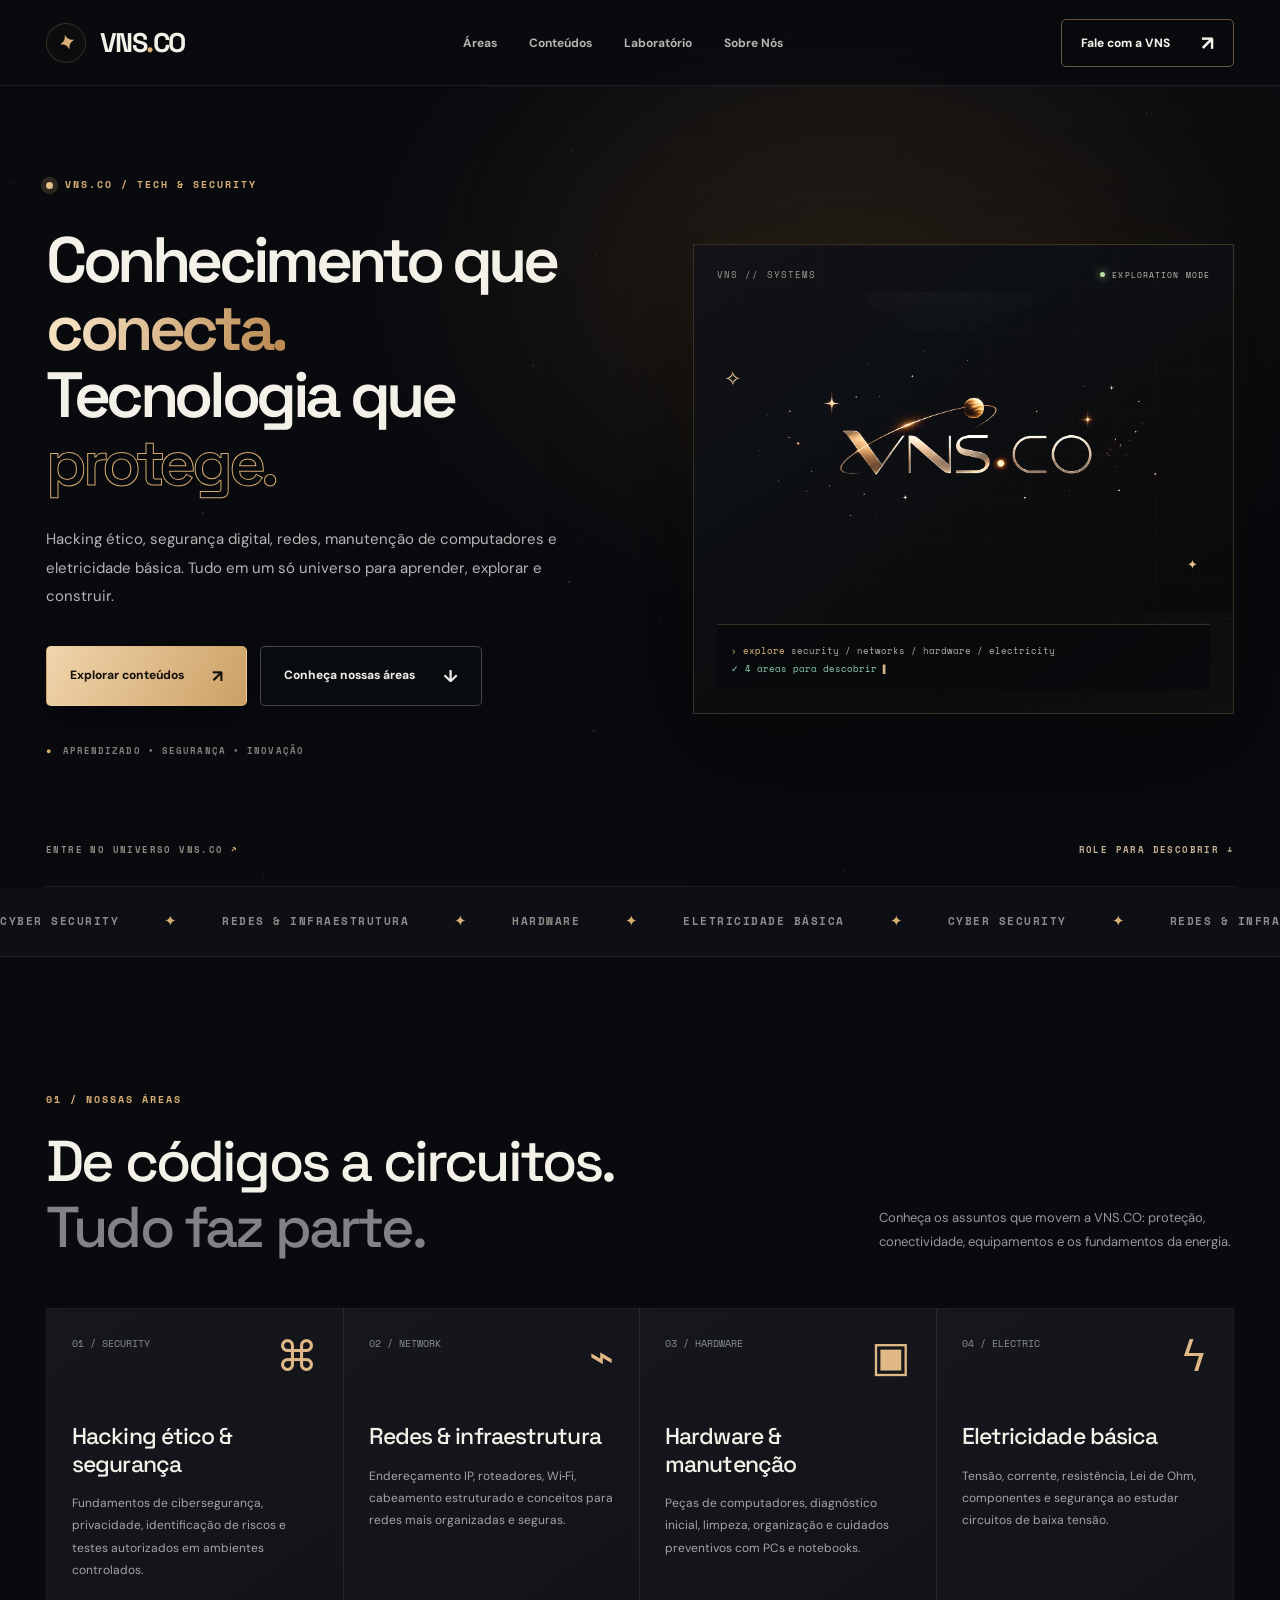
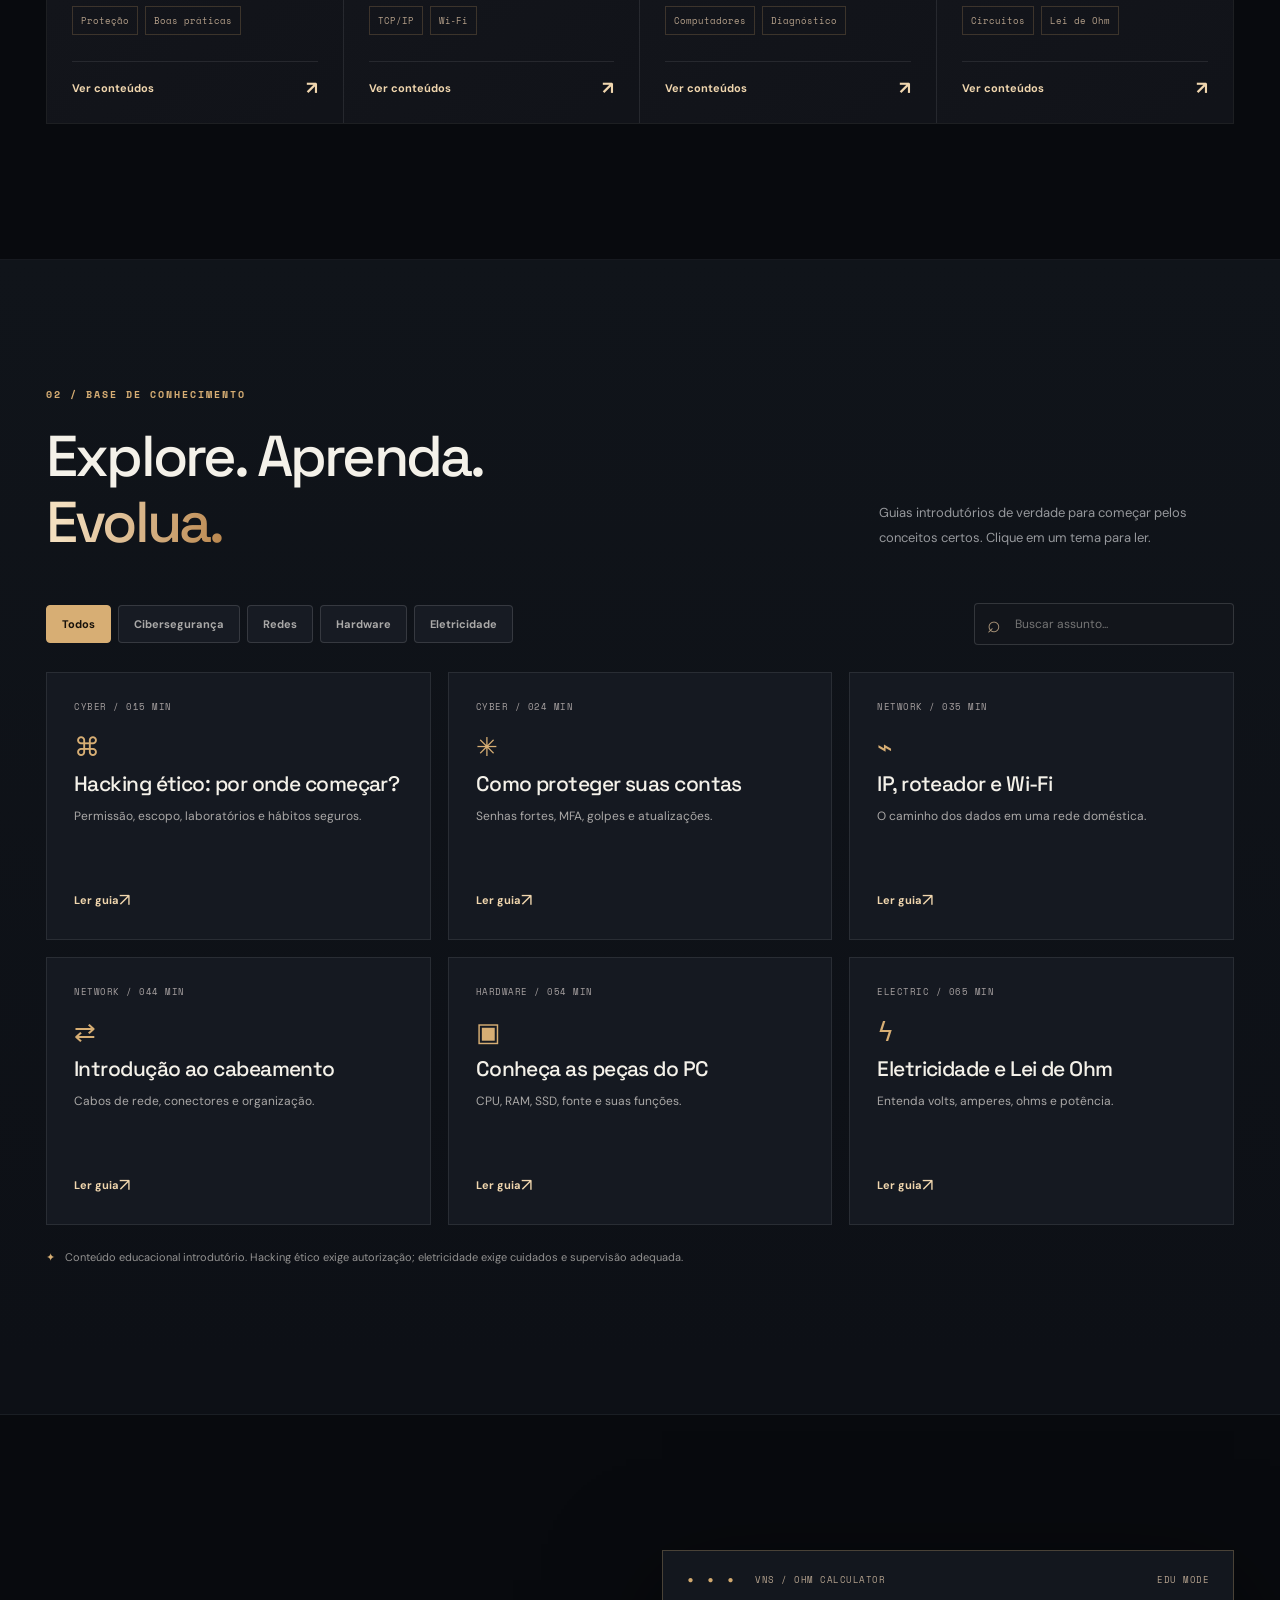
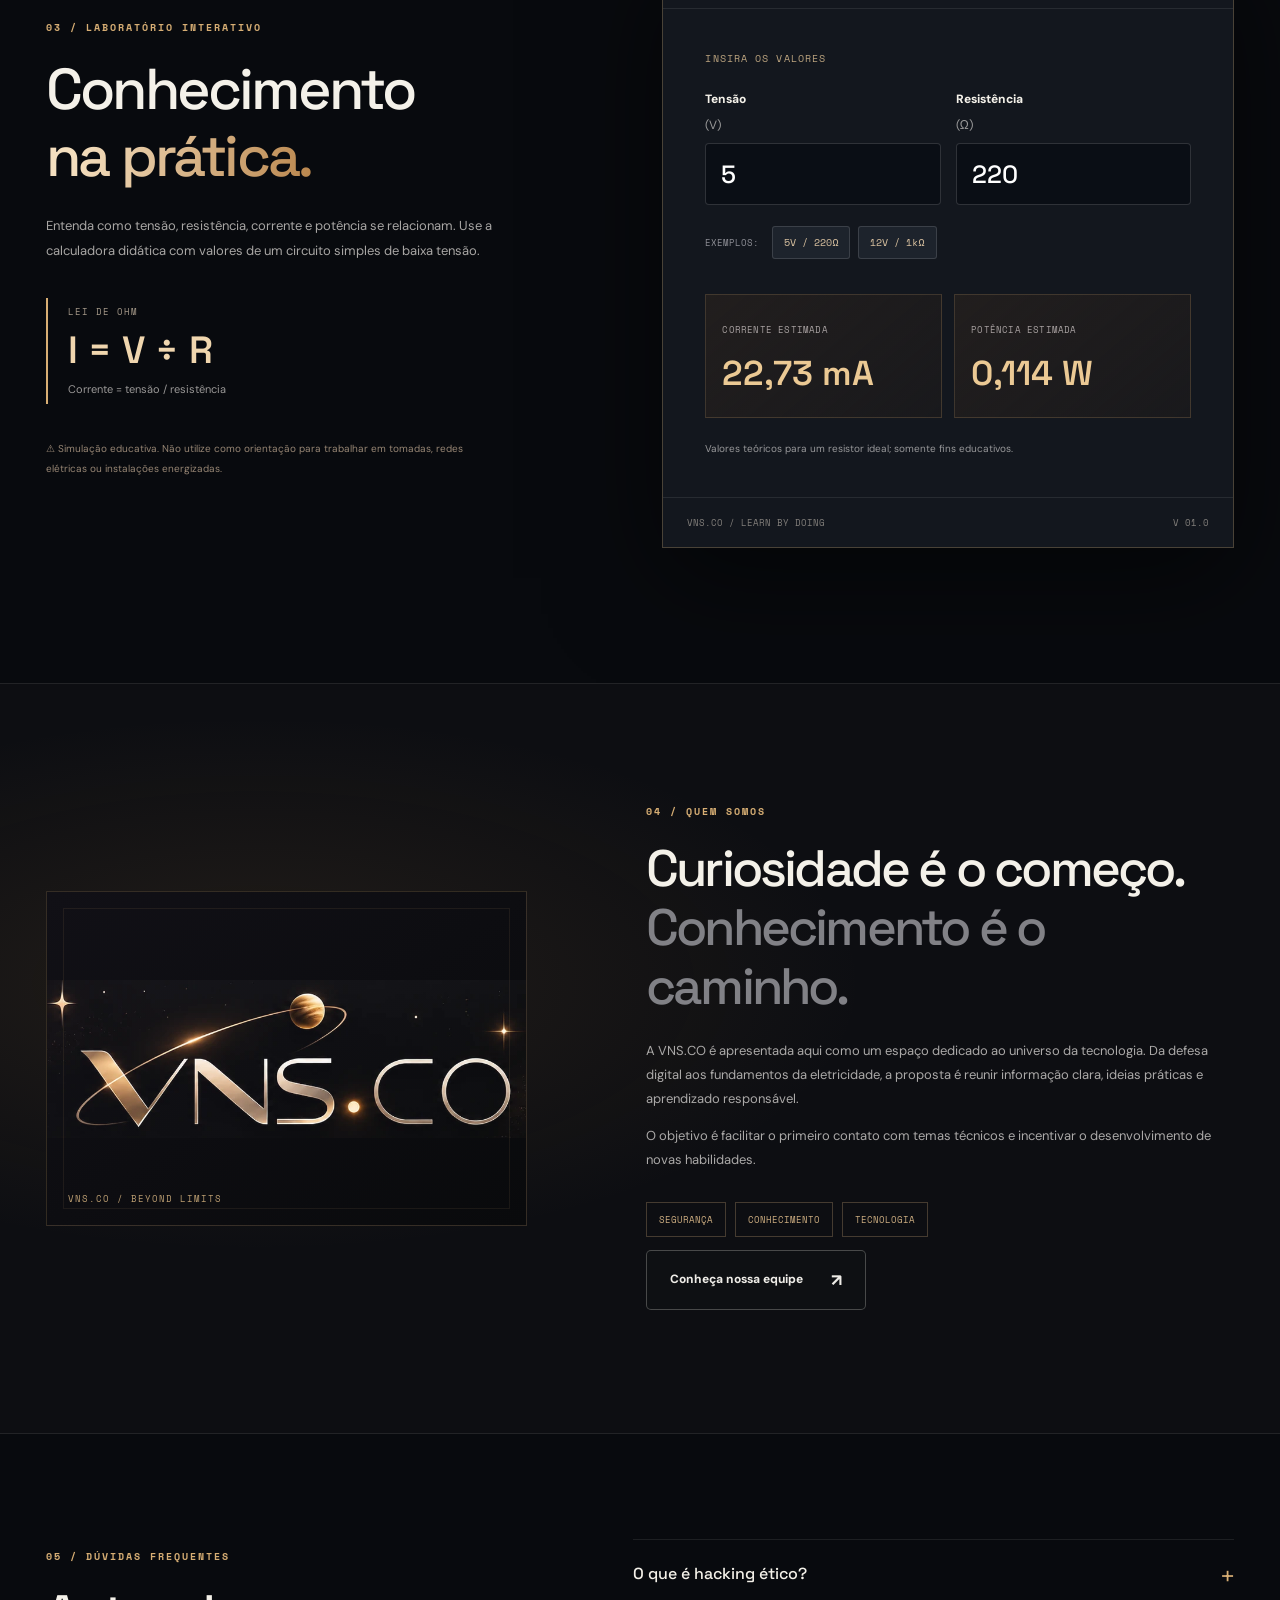
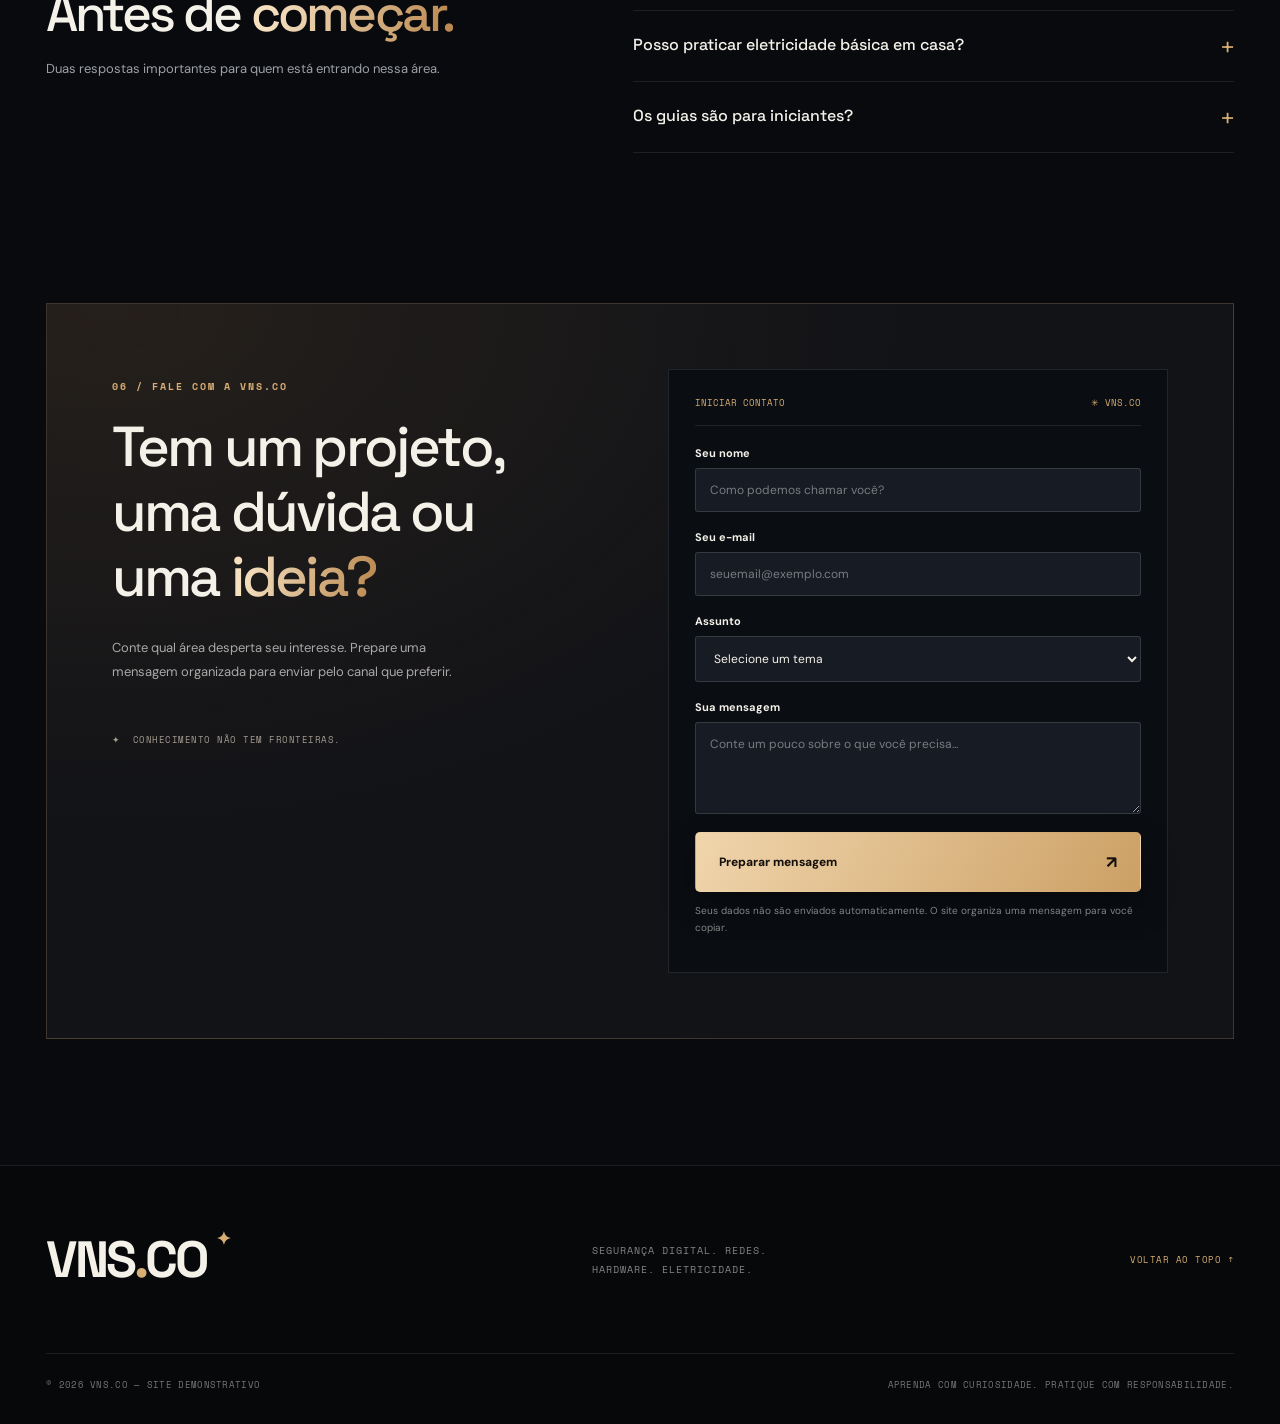
<file: index.html>
<!doctype html>
<html lang="pt-BR">
<head>
  <meta charset="UTF-8">
  <meta name="viewport" content="width=device-width, initial-scale=1">
  <meta name="theme-color" content="#080b10">
  <meta name="description" content="VNS.CO: hacking ético, segurança digital, redes, manutenção de computadores e fundamentos de eletricidade. Tecnologia para aprender com responsabilidade.">
  <meta property="og:title" content="VNS.CO — Tecnologia sem limites">
  <meta property="og:description" content="Explore segurança digital, redes, hardware e eletricidade básica com a VNS.CO.">
  <meta property="og:image" content="assets/vns-logo.webp">
  <title>VNS.CO | Segurança, Redes & Tecnologia</title>
  <link rel="icon" href="assets/favicon.svg" type="image/svg+xml">
  <link rel="preconnect" href="https://fonts.googleapis.com">
  <link rel="preconnect" href="https://fonts.gstatic.com" crossorigin>
  <link href="https://fonts.googleapis.com/css2?family=DM+Sans:wght@400;500;600;700;800&family=Space+Grotesk:wght@400;500;600;700&family=Space+Mono:wght@400;700&display=swap" rel="stylesheet">
  <link rel="stylesheet" href="css/style.css">
  <script src="js/script.js" defer></script>
</head>
<body>
  <canvas class="starfield" id="starfield" aria-hidden="true"></canvas>
  <a href="#principal" class="skip-link">Pular para conteúdo</a>
  <header class="site-header" id="inicio">
    <div class="container navbar">
      <a href="#inicio" class="brand" aria-label="VNS.CO, voltar ao início"><span class="brand-symbol" aria-hidden="true">✦</span><span>VNS<span class="brand-dot">.</span>CO</span></a>
      <nav class="nav-links" aria-label="Menu principal">
        <a href="#areas">Áreas</a><a href="#conteudos">Conteúdos</a><a href="#laboratorio">Laboratório</a><a href="sobre.html">Sobre Nós</a>
      </nav>
      <a href="#contato" class="nav-cta">Fale com a VNS <span aria-hidden="true">↗</span></a>
      <button type="button" class="menu-toggle" aria-label="Abrir menu" aria-controls="mobile-menu" aria-expanded="false"><span></span><span></span><span></span></button>
    </div>
    <nav id="mobile-menu" class="mobile-menu" aria-label="Menu para celular" inert>
      <a href="#areas">Áreas de atuação</a><a href="#conteudos">Conteúdos e guias</a><a href="#laboratorio">Laboratório</a><a href="sobre.html">Sobre Nós</a><a href="#contato">Entre em contato ↗</a>
    </nav>
  </header>

  <main id="principal">
    <section class="hero-section section" aria-labelledby="hero-title">
      <div class="container hero-layout">
        <div class="hero-content reveal">
          <div class="eyebrow"><span class="blink-dot"></span> VNS.CO / TECH & SECURITY</div>
          <h1 id="hero-title">Conhecimento que <span class="gold-text">conecta.</span><br>Tecnologia que <span class="outline-text">protege.</span></h1>
          <p class="hero-lead">Hacking ético, segurança digital, redes, manutenção de computadores e eletricidade básica. Tudo em um só universo para aprender, explorar e construir.</p>
          <div class="hero-actions">
            <a href="#conteudos" class="btn btn-gold">Explorar conteúdos <span aria-hidden="true">↗</span></a>
            <a href="#areas" class="btn btn-outline">Conheça nossas áreas <span aria-hidden="true">↓</span></a>
          </div>
          <div class="hero-note"><span>●</span> APRENDIZADO • SEGURANÇA • INOVAÇÃO</div>
        </div>
        <div class="hero-visual reveal" aria-label="Painel visual VNS.CO com marca espacial e temas tecnológicos">
          <div class="visual-top"><span class="mono">VNS // SYSTEMS</span><span class="online-status"><span></span> EXPLORATION MODE</span></div>
          <div class="visual-image"><img src="assets/vns-logo.webp" alt="Logo dourada VNS.CO com pequeno planeta, órbita e estrelas" fetchpriority="high"></div>
          <div class="visual-terminal" aria-label="Temas de tecnologia na VNS.CO">
            <div><span class="terminal-caret">›</span> <span class="terminal-action">explore</span> security / networks / hardware / electricity</div>
            <div class="terminal-result">✓ 4 áreas para descobrir <span class="terminal-cursor" aria-hidden="true">▌</span></div>
          </div>
          <span class="visual-decoration visual-decoration-a" aria-hidden="true">✧</span><span class="visual-decoration visual-decoration-b" aria-hidden="true">✦</span>
        </div>
      </div>
      <div class="container bottom-hero"><span>ENTRE NO UNIVERSO VNS.CO <span class="arrow-soft">↗</span></span><span class="scroll-note">ROLE PARA DESCOBRIR <span aria-hidden="true">↓</span></span></div>
    </section>

    <div class="tech-ticker" aria-hidden="true"><div class="ticker-track"><span>CYBER SECURITY</span><b>✦</b><span>REDES & INFRAESTRUTURA</span><b>✦</b><span>HARDWARE</span><b>✦</b><span>ELETRICIDADE BÁSICA</span><b>✦</b><span>CYBER SECURITY</span><b>✦</b><span>REDES & INFRAESTRUTURA</span><b>✦</b><span>HARDWARE</span><b>✦</b><span>ELETRICIDADE BÁSICA</span><b>✦</b></div></div>

    <section id="areas" class="section areas-section">
      <div class="container">
        <div class="section-heading reveal"><div><p class="section-label">01 / NOSSAS ÁREAS</p><h2>De códigos a circuitos.<br><span class="muted">Tudo faz parte.</span></h2></div><p>Conheça os assuntos que movem a VNS.CO: proteção, conectividade, equipamentos e os fundamentos da energia.</p></div>
        <div class="areas-grid">
          <article class="area-card reveal"><div class="area-card-top"><span class="card-index">01 / SECURITY</span><span class="area-icon" aria-hidden="true">⌘</span></div><h3>Hacking ético & segurança</h3><p>Fundamentos de cibersegurança, privacidade, identificação de riscos e testes autorizados em ambientes controlados.</p><div class="tag-row"><span>Proteção</span><span>Boas práticas</span></div><a href="#conteudos" data-go-category="ciber" class="area-link">Ver conteúdos <span aria-hidden="true">↗</span></a></article>
          <article class="area-card reveal"><div class="area-card-top"><span class="card-index">02 / NETWORK</span><span class="area-icon" aria-hidden="true">⌁</span></div><h3>Redes & infraestrutura</h3><p>Endereçamento IP, roteadores, Wi‑Fi, cabeamento estruturado e conceitos para redes mais organizadas e seguras.</p><div class="tag-row"><span>TCP/IP</span><span>Wi‑Fi</span></div><a href="#conteudos" data-go-category="redes" class="area-link">Ver conteúdos <span aria-hidden="true">↗</span></a></article>
          <article class="area-card reveal"><div class="area-card-top"><span class="card-index">03 / HARDWARE</span><span class="area-icon" aria-hidden="true">▣</span></div><h3>Hardware & manutenção</h3><p>Peças de computadores, diagnóstico inicial, limpeza, organização e cuidados preventivos com PCs e notebooks.</p><div class="tag-row"><span>Computadores</span><span>Diagnóstico</span></div><a href="#conteudos" data-go-category="hardware" class="area-link">Ver conteúdos <span aria-hidden="true">↗</span></a></article>
          <article class="area-card reveal"><div class="area-card-top"><span class="card-index">04 / ELECTRIC</span><span class="area-icon" aria-hidden="true">ϟ</span></div><h3>Eletricidade básica</h3><p>Tensão, corrente, resistência, Lei de Ohm, componentes e segurança ao estudar circuitos de baixa tensão.</p><div class="tag-row"><span>Circuitos</span><span>Lei de Ohm</span></div><a href="#conteudos" data-go-category="eletrica" class="area-link">Ver conteúdos <span aria-hidden="true">↗</span></a></article>
        </div>
      </div>
    </section>

    <section id="conteudos" class="section learning-section">
      <div class="container">
        <div class="section-heading reveal"><div><p class="section-label">02 / BASE DE CONHECIMENTO</p><h2>Explore. Aprenda.<br><span class="gold-text">Evolua.</span></h2></div><p>Guias introdutórios de verdade para começar pelos conceitos certos. Clique em um tema para ler.</p></div>
        <div class="learning-controls reveal">
          <div class="filter-list" role="group" aria-label="Filtrar conteúdos">
            <button class="filter-btn active" data-filter="todos" aria-pressed="true">Todos</button>
            <button class="filter-btn" data-filter="ciber" aria-pressed="false">Cibersegurança</button>
            <button class="filter-btn" data-filter="redes" aria-pressed="false">Redes</button>
            <button class="filter-btn" data-filter="hardware" aria-pressed="false">Hardware</button>
            <button class="filter-btn" data-filter="eletrica" aria-pressed="false">Eletricidade</button>
          </div>
          <label class="search-box"><span aria-hidden="true">⌕</span><span class="sr-only">Buscar guia</span><input id="search-guide" type="search" placeholder="Buscar assunto..." autocomplete="off"></label>
        </div>
        <div id="guide-list" class="guide-grid">
          <button type="button" class="guide-card reveal" data-category="ciber" data-guide="etica"><span class="guide-meta"><span>CYBER / 01</span><span>5 MIN</span></span><span class="guide-icon">⌘</span><strong>Hacking ético: por onde começar?</strong><span>Permissão, escopo, laboratórios e hábitos seguros.</span><span class="guide-action">Ler guia <b>↗</b></span></button>
          <button type="button" class="guide-card reveal" data-category="ciber" data-guide="senhas"><span class="guide-meta"><span>CYBER / 02</span><span>4 MIN</span></span><span class="guide-icon">✳</span><strong>Como proteger suas contas</strong><span>Senhas fortes, MFA, golpes e atualizações.</span><span class="guide-action">Ler guia <b>↗</b></span></button>
          <button type="button" class="guide-card reveal" data-category="redes" data-guide="ip"><span class="guide-meta"><span>NETWORK / 03</span><span>5 MIN</span></span><span class="guide-icon">⌁</span><strong>IP, roteador e Wi‑Fi</strong><span>O caminho dos dados em uma rede doméstica.</span><span class="guide-action">Ler guia <b>↗</b></span></button>
          <button type="button" class="guide-card reveal" data-category="redes" data-guide="cabos"><span class="guide-meta"><span>NETWORK / 04</span><span>4 MIN</span></span><span class="guide-icon">⇄</span><strong>Introdução ao cabeamento</strong><span>Cabos de rede, conectores e organização.</span><span class="guide-action">Ler guia <b>↗</b></span></button>
          <button type="button" class="guide-card reveal" data-category="hardware" data-guide="hardware"><span class="guide-meta"><span>HARDWARE / 05</span><span>4 MIN</span></span><span class="guide-icon">▣</span><strong>Conheça as peças do PC</strong><span>CPU, RAM, SSD, fonte e suas funções.</span><span class="guide-action">Ler guia <b>↗</b></span></button>
          <button type="button" class="guide-card reveal" data-category="eletrica" data-guide="ohm"><span class="guide-meta"><span>ELECTRIC / 06</span><span>5 MIN</span></span><span class="guide-icon">ϟ</span><strong>Eletricidade e Lei de Ohm</strong><span>Entenda volts, amperes, ohms e potência.</span><span class="guide-action">Ler guia <b>↗</b></span></button>
        </div>
        <p class="empty-results" id="empty-results" hidden>Nenhum guia encontrado. Tente outro termo ou categoria.</p>
        <p class="library-note"><span>✦</span> Conteúdo educacional introdutório. Hacking ético exige autorização; eletricidade exige cuidados e supervisão adequada.</p>
      </div>
    </section>

    <section id="laboratorio" class="section lab-section">
      <div class="container lab-layout">
        <div class="lab-intro reveal"><p class="section-label">03 / LABORATÓRIO INTERATIVO</p><h2>Conhecimento<br><span class="gold-text">na prática.</span></h2><p>Entenda como tensão, resistência, corrente e potência se relacionam. Use a calculadora didática com valores de um circuito simples de baixa tensão.</p><div class="formula-box"><span>LEI DE OHM</span><strong>I = V ÷ R</strong><small>Corrente = tensão / resistência</small></div><p class="safety-note">⚠ Simulação educativa. Não utilize como orientação para trabalhar em tomadas, redes elétricas ou instalações energizadas.</p></div>
        <div class="lab-panel reveal">
          <div class="panel-heading"><div><span class="panel-mark">● ● ●</span><span>VNS / OHM CALCULATOR</span></div><span>EDU MODE</span></div>
          <div class="panel-inner">
            <p class="panel-caption">INSIRA OS VALORES</p>
            <div class="form-columns"><label for="voltage">Tensão <span>(V)</span><input type="number" inputmode="decimal" min="0" max="1000" step="any" id="voltage" value="5"></label><label for="resistance">Resistência <span>(Ω)</span><input type="number" inputmode="decimal" min="0.01" max="100000000" step="any" id="resistance" value="220"></label></div>
            <div class="lab-presets"><span>EXEMPLOS:</span><button type="button" data-volt="5" data-res="220">5V / 220Ω</button><button type="button" data-volt="12" data-res="1000">12V / 1kΩ</button></div>
            <div class="lab-results"><div><span>CORRENTE ESTIMADA</span><strong id="current-result" aria-live="polite">22,73 mA</strong></div><div><span>POTÊNCIA ESTIMADA</span><strong id="power-result" aria-live="polite">0,114 W</strong></div></div>
            <p class="calc-feedback" id="calc-feedback" role="status" aria-live="polite">Valores teóricos para um resistor ideal.</p>
          </div>
          <div class="panel-bottom"><span>VNS.CO / LEARN BY DOING</span><span>V 01.0</span></div>
        </div>
      </div>
    </section>

    <section id="sobre" class="section about-section">
      <div class="container about-layout"><div class="about-symbol reveal" aria-hidden="true"><img src="assets/vns-logo-recorte.webp" alt=""><span class="symbol-caption">VNS.CO / BEYOND LIMITS</span></div><div class="about-copy reveal"><p class="section-label">04 / QUEM SOMOS</p><h2>Curiosidade é o começo. <span class="muted">Conhecimento é o caminho.</span></h2><p>A VNS.CO é apresentada aqui como um espaço dedicado ao universo da tecnologia. Da defesa digital aos fundamentos da eletricidade, a proposta é reunir informação clara, ideias práticas e aprendizado responsável.</p><p>O objetivo é facilitar o primeiro contato com temas técnicos e incentivar o desenvolvimento de novas habilidades.</p><div class="about-pills"><span>SEGURANÇA</span><span>CONHECIMENTO</span><span>TECNOLOGIA</span></div><p><a href="sobre.html" class="btn btn-outline">Conheça nossa equipe <span aria-hidden="true">↗</span></a></p></div></div>
    </section>

    <section class="section faq-section" id="perguntas"><div class="container faq-layout"><div class="reveal"><p class="section-label">05 / DÚVIDAS FREQUENTES</p><h2>Antes de <span class="gold-text">começar.</span></h2><p>Duas respostas importantes para quem está entrando nessa área.</p></div><div class="faq-list reveal"><details><summary>O que é hacking ético? <span>+</span></summary><p>É avaliar a segurança de sistemas e redes com autorização explícita e limites definidos. O objetivo é encontrar e corrigir riscos, não invadir ou causar danos.</p></details><details><summary>Posso praticar eletricidade básica em casa? <span>+</span></summary><p>Você pode estudar a teoria e montar circuitos didáticos de baixa tensão com componentes apropriados e supervisão. Não abra equipamentos ligados à tomada nem intervenha em instalações energizadas.</p></details><details><summary>Os guias são para iniciantes? <span>+</span></summary><p>Sim. Os conteúdos do site são introdutórios e explicam conceitos essenciais com linguagem acessível, sem exigir experiência prévia.</p></details></div></div></section>

    <section id="contato" class="section contact-section">
      <div class="container contact-wrap reveal"><div class="contact-copy"><p class="section-label">06 / FALE COM A VNS.CO</p><h2>Tem um projeto,<br>uma dúvida ou uma <span class="gold-text">ideia?</span></h2><p>Conte qual área desperta seu interesse. Prepare uma mensagem organizada para enviar pelo canal que preferir.</p><div class="contact-mark">✦ <span>CONHECIMENTO NÃO TEM FRONTEIRAS.</span></div></div>
        <form id="contact-form" class="contact-form" novalidate><div class="form-label-top"><span>INICIAR CONTATO</span><span>✳ VNS.CO</span></div><label for="name">Seu nome</label><input id="name" name="name" placeholder="Como podemos chamar você?" autocomplete="name" maxlength="100" required><label for="email">Seu e-mail</label><input id="email" type="email" name="email" placeholder="seuemail@exemplo.com" autocomplete="email" maxlength="160" required><label for="interest">Assunto</label><select id="interest" name="interest" required><option value="" disabled selected>Selecione um tema</option><option>Hacking ético e segurança digital</option><option>Redes e infraestrutura</option><option>Hardware e manutenção</option><option>Eletricidade básica</option><option>Outros assuntos</option></select><label for="message">Sua mensagem</label><textarea id="message" name="message" rows="4" minlength="10" maxlength="2000" placeholder="Conte um pouco sobre o que você precisa..." required></textarea><p id="contact-feedback" class="contact-feedback" role="status" aria-live="polite"></p><button type="submit" class="btn btn-gold contact-submit">Preparar mensagem <span aria-hidden="true">↗</span></button><p class="form-disclaimer">Seus dados não são enviados automaticamente. O site organiza uma mensagem para você copiar.</p></form>
      </div>
    </section>
  </main>
  <footer class="site-footer"><div class="container footer-main"><a class="footer-brand" href="#inicio">VNS<span>.</span>CO <small>✦</small></a><p>SEGURANÇA DIGITAL. REDES.<br>HARDWARE. ELETRICIDADE.</p><a href="#inicio" class="footer-top-link">VOLTAR AO TOPO ↑</a></div><div class="container footer-sub"><span>© <span id="year"></span> VNS.CO — SITE DEMONSTRATIVO</span><span>APRENDA COM CURIOSIDADE. PRATIQUE COM RESPONSABILIDADE.</span></div></footer>
  <dialog id="guide-dialog" class="modal guide-modal" aria-labelledby="guide-modal-title"><div class="modal-top"><span class="mono">VNS.CO / BASE DE CONHECIMENTO</span><button class="modal-close" data-close-modal type="button" aria-label="Fechar guia">×</button></div><span id="guide-modal-label" class="guide-dialog-label"></span><h2 id="guide-modal-title"></h2><div id="guide-modal-body" class="guide-dialog-body"></div><button class="btn btn-outline modal-end" data-close-modal type="button">Voltar aos guias ←</button></dialog>
  <dialog id="contact-dialog" class="modal contact-dialog" aria-labelledby="contact-dialog-title"><div class="modal-top"><span class="mono">VNS.CO / MENSAGEM</span><button type="button" data-close-modal class="modal-close" aria-label="Fechar mensagem">×</button></div><h2 id="contact-dialog-title">Sua mensagem está pronta.</h2><p>Copie o texto e compartilhe pelo seu aplicativo ou e-mail.</p><pre id="contact-message-output" tabindex="0"></pre><button id="copy-message" class="btn btn-gold" type="button">Copiar mensagem ↗</button></dialog>
  <div id="toast" class="toast" role="status" aria-live="polite"></div>
</body>
</html>
</file>
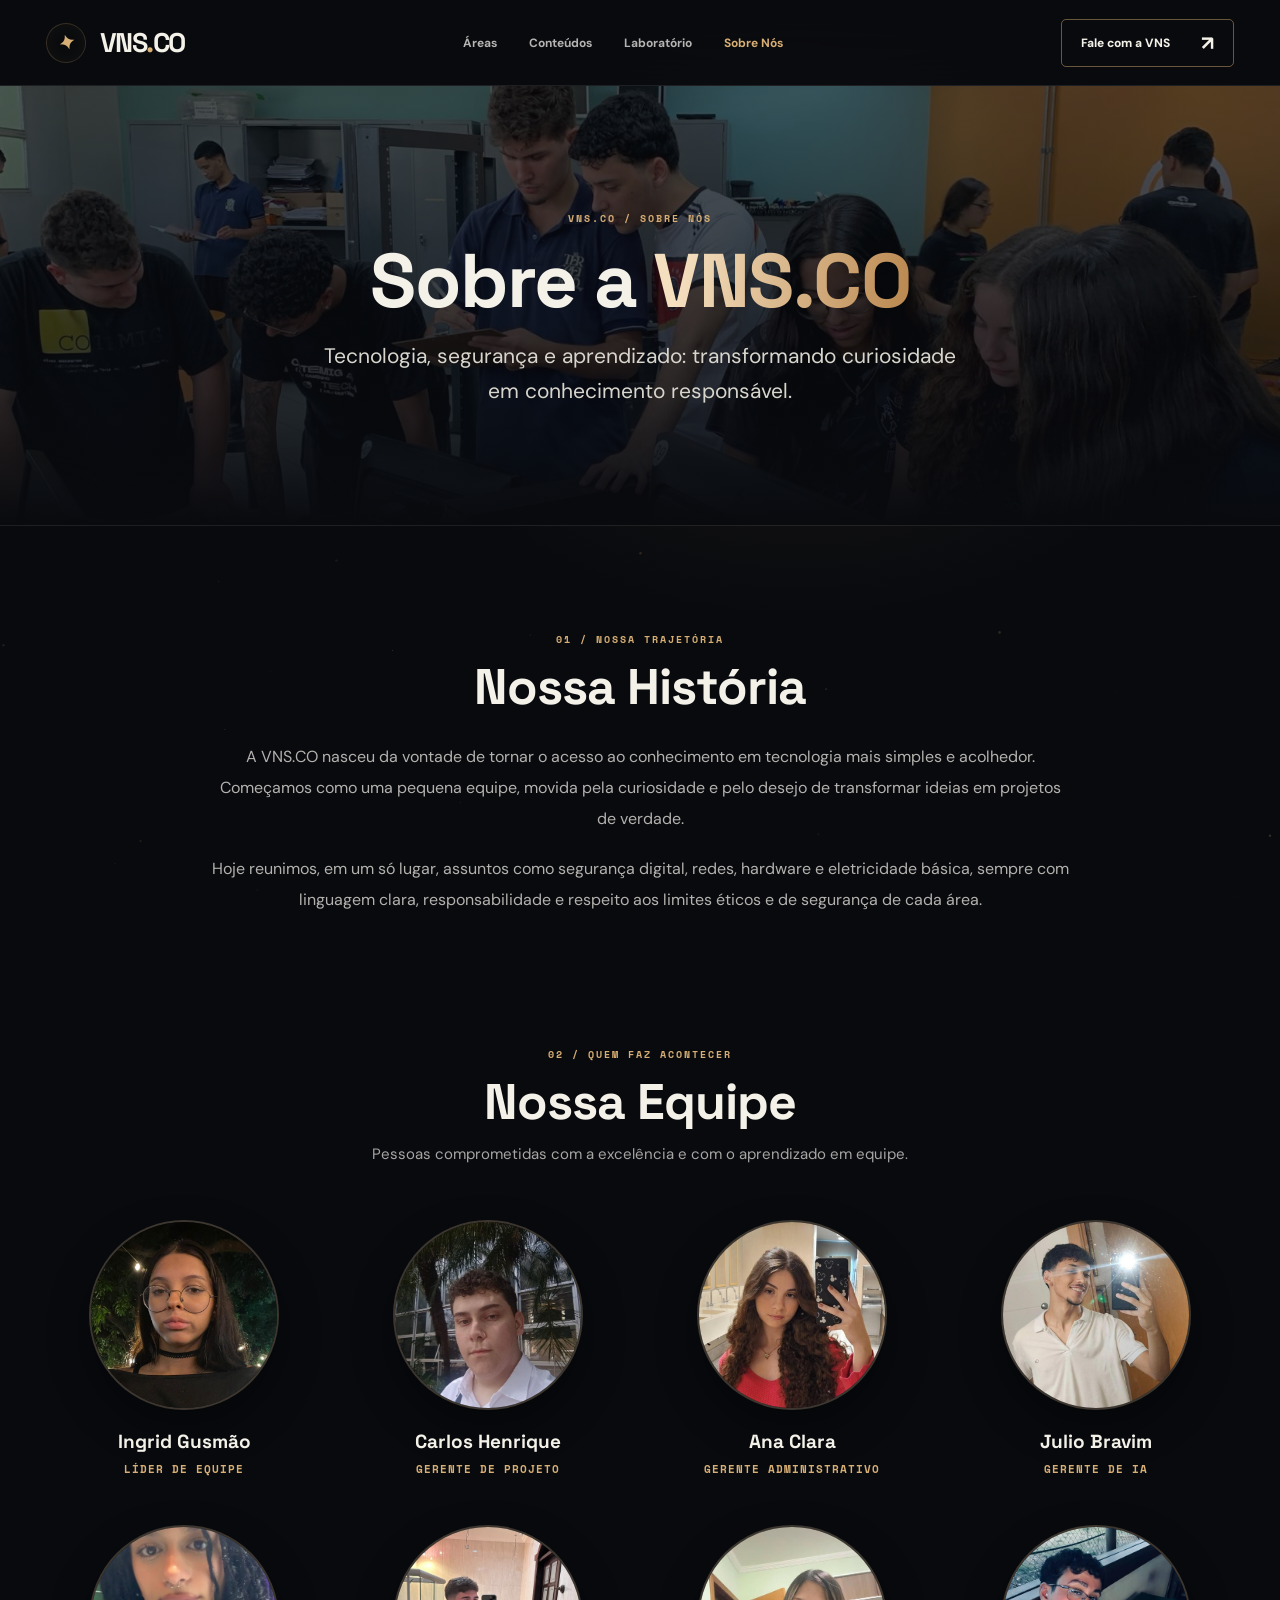
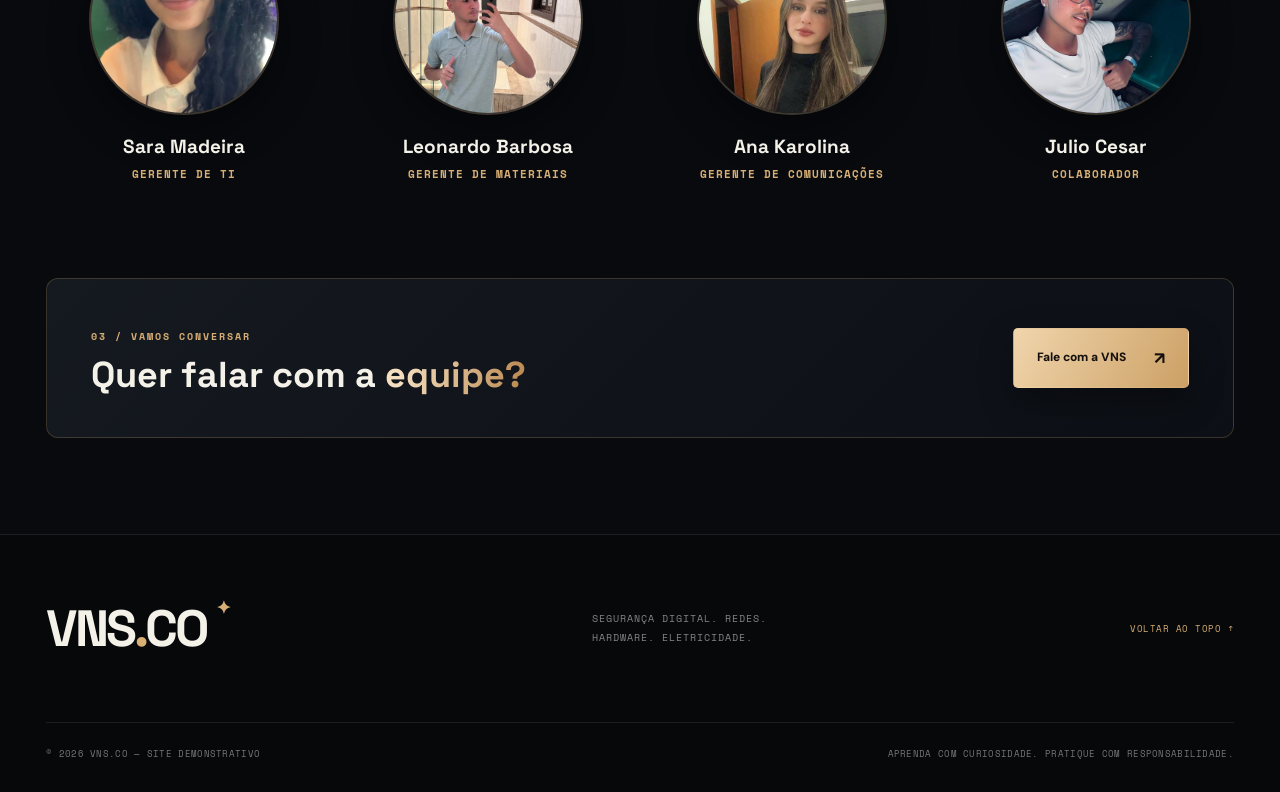
<file: sobre.html>
<!doctype html>
<html lang="pt-BR">
<head>
  <meta charset="UTF-8">
  <meta name="viewport" content="width=device-width, initial-scale=1">
  <meta name="theme-color" content="#080b10">
  <meta name="description" content="Conheça a história e a equipe da VNS.CO: pessoas dedicadas a tornar segurança digital, redes, hardware e eletricidade mais acessíveis.">
  <meta property="og:title" content="Sobre Nós | VNS.CO">
  <meta property="og:description" content="Nossa história e nossa equipe.">
  <meta property="og:image" content="assets/vns-logo.webp">
  <title>Sobre Nós | VNS.CO</title>
  <link rel="icon" href="assets/favicon.svg" type="image/svg+xml">
  <link rel="preconnect" href="https://fonts.googleapis.com">
  <link rel="preconnect" href="https://fonts.gstatic.com" crossorigin>
  <link href="https://fonts.googleapis.com/css2?family=DM+Sans:wght@400;500;600;700;800&family=Space+Grotesk:wght@400;500;600;700&family=Space+Mono:wght@400;700&display=swap" rel="stylesheet">
  <link rel="stylesheet" href="css/style.css">
  <link rel="stylesheet" href="css/sobre.css">
  <script src="js/script.js" defer></script>
</head>
<body>
  <canvas class="starfield" id="starfield" aria-hidden="true"></canvas>
  <a href="#principal" class="skip-link">Pular para conteúdo</a>
  <header class="site-header" id="inicio">
    <div class="container navbar">
      <a href="index.html" class="brand" aria-label="VNS.CO, voltar ao início"><span class="brand-symbol" aria-hidden="true">✦</span><span>VNS<span class="brand-dot">.</span>CO</span></a>
      <nav class="nav-links" aria-label="Menu principal">
        <a href="index.html#areas">Áreas</a><a href="index.html#conteudos">Conteúdos</a><a href="index.html#laboratorio">Laboratório</a><a href="sobre.html" class="active" aria-current="page">Sobre Nós</a>
      </nav>
      <a href="index.html#contato" class="nav-cta">Fale com a VNS <span aria-hidden="true">↗</span></a>
      <button type="button" class="menu-toggle" aria-label="Abrir menu" aria-controls="mobile-menu" aria-expanded="false"><span></span><span></span><span></span></button>
    </div>
    <nav id="mobile-menu" class="mobile-menu" aria-label="Menu para celular" inert>
      <a href="index.html#areas">Áreas de atuação</a><a href="index.html#conteudos">Conteúdos e guias</a><a href="index.html#laboratorio">Laboratório</a><a href="sobre.html" aria-current="page">Sobre Nós</a><a href="index.html#contato">Entre em contato ↗</a>
    </nav>
  </header>

  <main id="principal">
    <section class="about-hero" aria-labelledby="about-title">
      <img class="about-hero-bg" src="assets/sobre-header.jpg" alt="" fetchpriority="high">
      <div class="about-hero-shade" aria-hidden="true"></div>
      <div class="container about-hero-content reveal">
        <p class="section-label">VNS.CO / SOBRE NÓS</p>
        <h1 id="about-title">Sobre a <span class="gold-text">VNS.CO</span></h1>
        <p>Tecnologia, segurança e aprendizado: transformando curiosidade em conhecimento responsável.</p>
      </div>
    </section>

    <section class="section history-section" aria-labelledby="history-title">
      <div class="container history-wrap reveal">
        <p class="section-label">01 / NOSSA TRAJETÓRIA</p>
        <h2 id="history-title">Nossa História</h2>
        <p>A VNS.CO nasceu da vontade de tornar o acesso ao conhecimento em tecnologia mais simples e acolhedor. Começamos como uma pequena equipe, movida pela curiosidade e pelo desejo de transformar ideias em projetos de verdade.</p>
        <p>Hoje reunimos, em um só lugar, assuntos como segurança digital, redes, hardware e eletricidade básica, sempre com linguagem clara, responsabilidade e respeito aos limites éticos e de segurança de cada área.</p>
      </div>
    </section>

    <section class="section team-section" id="equipe" aria-labelledby="team-title">
      <div class="container">
        <div class="team-heading reveal"><p class="section-label">02 / QUEM FAZ ACONTECER</p><h2 id="team-title">Nossa Equipe</h2><p>Pessoas comprometidas com a excelência e com o aprendizado em equipe.</p></div>
        <div class="team-grid">
          <article class="team-card reveal"><div class="team-photo"><img src="assets/equipe/ingrid-gusmao-lider-de-equipe.jpg" alt="Foto de Ingrid Gusmão, Líder de Equipe" style="object-position:center 30%" loading="lazy" width="240" height="240"></div><h3>Ingrid Gusmão</h3><p class="team-role">Líder de Equipe</p></article>
          <article class="team-card reveal"><div class="team-photo"><img src="assets/equipe/carlos-henrique-gerente-de-projeto.jpg" alt="Foto de Carlos Henrique, Gerente de Projeto" style="object-position:center 40%" loading="lazy" width="240" height="240"></div><h3>Carlos Henrique</h3><p class="team-role">Gerente de Projeto</p></article>
          <article class="team-card reveal"><div class="team-photo"><img src="assets/equipe/ana-clara-gerente-administrativo.jpg" alt="Foto de Ana Clara, Gerente Administrativo" style="object-position:center 35%" loading="lazy" width="240" height="240"></div><h3>Ana Clara</h3><p class="team-role">Gerente Administrativo</p></article>
          <article class="team-card reveal"><div class="team-photo"><img src="assets/equipe/julio-bravim-gerente-de-ia.jpg" alt="Foto de Julio Bravim, Gerente de IA" style="object-position:center 25%" loading="lazy" width="240" height="240"></div><h3>Julio Bravim</h3><p class="team-role">Gerente de IA</p></article>
          <article class="team-card reveal"><div class="team-photo"><img src="assets/equipe/sara-madeira-gerente-de-ti.jpg" alt="Foto de Sara Madeira, Gerente de TI" style="object-position:center 25%" loading="lazy" width="240" height="240"></div><h3>Sara Madeira</h3><p class="team-role">Gerente de TI</p></article>
          <article class="team-card reveal"><div class="team-photo"><img src="assets/equipe/leonardo-barbosa-gerente-de-materiais.jpg" alt="Foto de Leonardo Barbosa, Gerente de Materiais" style="object-position:center 25%" loading="lazy" width="240" height="240"></div><h3>Leonardo Barbosa</h3><p class="team-role">Gerente de Materiais</p></article>
          <article class="team-card reveal"><div class="team-photo"><img src="assets/equipe/ana-karolina-gerente-de-comunicacoes.jpg" alt="Foto de Ana Karolina, Gerente de Comunicações" style="object-position:center 38%" loading="lazy" width="240" height="240"></div><h3>Ana Karolina</h3><p class="team-role">Gerente de Comunicações</p></article>
          <article class="team-card reveal"><div class="team-photo"><img src="assets/equipe/julio-cesar-colaborador.jpg" alt="Foto de Julio Cesar, Colaborador" style="object-position:center 28%" loading="lazy" width="240" height="240"></div><h3>Julio Cesar</h3><p class="team-role">Colaborador</p></article>
        </div>
      </div>
    </section>

    <section class="section about-cta">
      <div class="container about-cta-box reveal"><div><p class="section-label">03 / VAMOS CONVERSAR</p><h2>Quer falar com a <span class="gold-text">equipe?</span></h2></div><a href="index.html#contato" class="btn btn-gold">Fale com a VNS <span aria-hidden="true">↗</span></a></div>
    </section>
  </main>
  <footer class="site-footer"><div class="container footer-main"><a class="footer-brand" href="index.html">VNS<span>.</span>CO <small>✦</small></a><p>SEGURANÇA DIGITAL. REDES.<br>HARDWARE. ELETRICIDADE.</p><a href="#inicio" class="footer-top-link">VOLTAR AO TOPO ↑</a></div><div class="container footer-sub"><span>© <span id="year"></span> VNS.CO — SITE DEMONSTRATIVO</span><span>APRENDA COM CURIOSIDADE. PRATIQUE COM RESPONSABILIDADE.</span></div></footer>
  <div id="toast" class="toast" role="status" aria-live="polite"></div>
</body>
</html>
</file>
<file: css/style.css>
:root{--bg:#080a0e;--bg2:#0c0f15;--surface:#11141c;--panel:#151920;--gold:#d7ae74;--lightgold:#f0d6ae;--white:#f4f1e9;--muted:#96989c;--line:#ffffff16;--linegold:#d7ae7438;--mono:'Space Mono',monospace;--display:'Space Grotesk',sans-serif;--sans:'DM Sans',sans-serif;--ease:cubic-bezier(.22,1,.36,1)}
*{box-sizing:border-box}html{scroll-behavior:smooth;scroll-padding-top:92px}body{margin:0;color:var(--white);background:var(--bg);font-family:var(--sans);-webkit-font-smoothing:antialiased;overflow-x:hidden}body::before{content:"";position:absolute;top:-100px;right:0;width:min(75vw,960px);height:750px;background:radial-gradient(ellipse,#bd8b4720,transparent 65%);pointer-events:none}body:has(dialog[open]){overflow:hidden}a{color:inherit;text-decoration:none}button,input,textarea,select{font:inherit}button{cursor:pointer}button:disabled{cursor:not-allowed}img{max-width:100%;display:block}::selection{background:#d7ae74;color:#090909}.container{width:min(1240px,calc(100% - 92px));margin-inline:auto}.section{position:relative}.starfield{position:fixed;inset:0;z-index:0;pointer-events:none;opacity:.55}.skip-link{position:absolute;left:16px;top:-50px;z-index:300;background:var(--gold);color:#070707;padding:12px 20px}.skip-link:focus{top:12px}main,.site-footer,.site-header{position:relative;z-index:1}.sr-only{position:absolute;width:1px;height:1px;padding:0;margin:-1px;overflow:hidden;clip:rect(0,0,0,0);white-space:nowrap;border:0}
.site-header{height:86px;position:sticky;top:0;z-index:100;border-bottom:1px solid var(--line);background:#0a0b0edc;backdrop-filter:blur(24px);-webkit-backdrop-filter:blur(24px);transition:height .25s,background .25s}.site-header.scrolled{height:73px;background:#090b0ff3}.navbar{height:100%;display:flex;align-items:center;justify-content:space-between;gap:40px}.brand{display:flex;align-items:center;gap:14px;font-family:var(--display);font-size:27px;font-weight:700;letter-spacing:-1.6px;flex-shrink:0}.brand-symbol{display:grid;place-items:center;width:40px;height:40px;border:1px solid var(--linegold);border-radius:50%;font-size:20px;color:var(--gold);transform:rotate(-18deg);box-shadow:inset 0 0 20px #d7ae740e}.brand-dot,.footer-brand span{color:var(--gold)}.nav-links{display:flex;gap:32px;align-items:center}.nav-links a{color:#b5b4b3;font-size:12px;font-weight:700;transition:color .2s}.nav-links a:hover,.nav-links a.active{color:var(--gold)}.nav-cta{font-size:12px;font-weight:800;display:flex;align-items:center;gap:31px;border:1px solid #d7ae7478;border-radius:5px;padding:15px 19px;transition:background .2s,color .2s}.nav-cta:hover{background:var(--gold);color:#0b0907}.nav-cta span{font-size:20px;line-height:0}.menu-toggle,.mobile-menu{display:none}
.hero-section{padding-top:91px;background:radial-gradient(ellipse at 80% 21%,#8f633014,transparent 40%)}.hero-layout{display:grid;grid-template-columns:1fr .96fr;align-items:center;gap:7%;min-height:550px}.hero-content{padding-bottom:25px}.eyebrow,.section-label{font:700 10px/1.6 var(--mono);color:var(--gold);letter-spacing:2px}.eyebrow{display:flex;align-items:center;gap:12px}.blink-dot{width:7px;height:7px;border-radius:50%;background:#e4c08c;box-shadow:0 0 0 5px #c49c6633;animation:breathe 3s infinite}.hero-content h1{font-family:var(--display);font-size:clamp(53px,5vw,81px);line-height:1.055;letter-spacing:-4.4px;font-weight:600;margin:34px 0 28px}.gold-text{color:var(--lightgold);background:linear-gradient(100deg,#f4dfbf 12%,#b9864d 100%);-webkit-background-clip:text;background-clip:text;-webkit-text-fill-color:transparent}.outline-text{color:transparent;-webkit-text-stroke:1px #d6ab70}.hero-lead{max-width:575px;font-size:15px;line-height:1.9;color:#b6b5b6;margin:0}.hero-actions{display:flex;gap:13px;flex-wrap:wrap;margin:35px 0 0}.btn{border:1px solid transparent;display:inline-flex;align-items:center;justify-content:space-between;gap:28px;border-radius:5px;font-size:12px;font-weight:800;line-height:1.3;padding:18px 23px;transition:background .2s,color .2s,border-color .2s,transform .2s}.btn:hover{transform:translateY(-2px)}.btn-gold{background:linear-gradient(120deg,#f0d5ac,#cca065);color:#15100c;box-shadow:0 13px 35px #0005}.btn-gold:hover{background:#f6e1c1}.btn-outline{border-color:#f4f1e940;color:#eeece7;background:#14161945}.btn-outline:hover{border-color:var(--gold);color:var(--gold)}.btn span{font-size:17px}.hero-note{display:flex;gap:10px;color:#827f7b;font:700 9px var(--mono);letter-spacing:1.1px;margin-top:38px}.hero-note span{color:var(--gold)}
.hero-visual{min-height:470px;display:flex;flex-direction:column;position:relative;border:1px solid #d2a87238;background:linear-gradient(145deg,#141216,#0d1015 30%,#0c0b0b 70%,#211a1455);padding:23px;box-shadow:0 30px 100px #0008,0 0 50px #d5a05e0b;overflow:hidden}.hero-visual::before{position:absolute;content:"";inset:0;background:linear-gradient(#daa95b08 1px,transparent 1px),linear-gradient(90deg,#daa95b08 1px,transparent 1px);background-size:42px 42px;mask-image:linear-gradient(70deg,transparent 0%,#000 75%);pointer-events:none}.visual-top,.visual-terminal,.panel-heading,.panel-bottom{position:relative;z-index:2;display:flex;justify-content:space-between;gap:12px;align-items:center}.mono{font-family:var(--mono)}.visual-top{font:9px var(--mono);color:#9f9a91;letter-spacing:1.1px}.online-status{display:flex;align-items:center;gap:7px;color:#c7c0b3;font-size:8px}.online-status span{display:block;width:5px;height:5px;border-radius:50%;background:#bbdfa2;box-shadow:0 0 8px #bbdfa2}.visual-image{position:relative;flex:1;display:flex;align-items:center;justify-content:center;min-height:270px}.visual-image img{max-width:none;width:110%;max-height:335px;object-fit:contain;mix-blend-mode:screen;filter:contrast(1.12);transform:scale(1.05)}.visual-terminal{display:block;align-self:stretch;border-top:1px solid var(--linegold);background:#07090cad;padding:17px 14px 12px;color:#b9b2aa;font:9px/2 var(--mono);overflow-wrap:anywhere}.terminal-caret,.terminal-action{color:#e4bc7e}.terminal-result{color:#91cfae}.terminal-cursor{color:#cfb68e;animation:blink 1.2s steps(2,end) infinite}.visual-decoration{position:absolute;color:#e8c58f}.visual-decoration-a{top:120px;left:30px;font-size:21px}.visual-decoration-b{right:35px;bottom:140px;font-size:13px}.bottom-hero{display:flex;justify-content:space-between;gap:15px;border-bottom:1px solid var(--line);padding:61px 0 30px;font:700 9px var(--mono);letter-spacing:1.4px;color:#8e8980}.arrow-soft{color:var(--gold)}.scroll-note{color:#c6b49a}.tech-ticker{position:relative;z-index:1;overflow:hidden;white-space:nowrap;height:70px;background:#0d0f14;border-bottom:1px solid var(--line);display:flex;align-items:center}.ticker-track{display:flex;gap:45px;align-items:center;width:max-content;animation:marquee 43s linear infinite}.ticker-track span{font:700 11px var(--mono);letter-spacing:1.5px;color:#8f8b87}.ticker-track b{font-size:15px;color:var(--gold);font-weight:400}
.areas-section{padding:125px 0 135px}.section-heading{display:flex;justify-content:space-between;align-items:end;gap:55px;margin-bottom:48px}.section-heading h2,.lab-intro h2,.about-copy h2,.faq-layout h2,.contact-copy h2{font-family:var(--display);font-weight:500;letter-spacing:-2.8px;line-height:1.15;font-size:clamp(43px,4.5vw,63px);margin:20px 0 0}.muted{color:#818186}.section-heading>p{font-size:13px;line-height:1.9;max-width:355px;color:var(--muted);margin:0 0 5px}.areas-grid{display:grid;grid-template-columns:repeat(4,minmax(0,1fr));border:1px solid var(--line)}.area-card{min-height:370px;border-right:1px solid var(--line);background:linear-gradient(145deg,#15171d 0%,#111319 95%);padding:27px 25px 23px;display:flex;flex-direction:column;transition:background .25s,transform .25s}.area-card:last-child{border-right:0}.area-card:hover{background:linear-gradient(140deg,#23201d,#16171b 68%)}.area-card-top{display:flex;justify-content:space-between;align-items:start}.card-index{font:10px var(--mono);color:#8b8e95}.area-icon{font-size:42px;color:#dfb885;line-height:1}.area-card h3{font:500 23px/1.2 var(--display);letter-spacing:-.9px;margin:45px 0 14px}.area-card p{font-size:12px;color:#a5a5a9;line-height:1.85;margin:0;flex:1}.tag-row{display:flex;gap:7px;flex-wrap:wrap;margin-top:25px}.tag-row span{border:1px solid #d0a36938;font:9px var(--mono);color:#b5a08a;padding:7px 8px}.area-link{margin-top:26px;display:flex;align-items:center;justify-content:space-between;padding-top:14px;border-top:1px solid var(--line);font-size:11px;font-weight:700;color:var(--lightgold)}.area-link span{font-size:18px}
.learning-section{padding:117px 0 135px;background:linear-gradient(180deg,#10141a 0%,#0d1016 95%);border-block:1px solid #ffffff0b}.learning-controls{display:flex;gap:20px;align-items:center;justify-content:space-between;margin-bottom:27px}.filter-list{display:flex;gap:7px;flex-wrap:wrap}.filter-btn{background:#171b23;border:1px solid #fff2;padding:11px 15px;border-radius:4px;color:#aaa9a8;font:700 11px var(--sans);transition:all .2s}.filter-btn:hover{border-color:var(--gold);color:var(--lightgold)}.filter-btn.active{background:var(--gold);color:#17120b;border-color:var(--gold)}.search-box{position:relative;display:flex;align-items:center;max-width:260px;flex:1}.search-box span:not(.sr-only){position:absolute;left:13px;font-size:23px;color:#aa9479}.search-box input{background:#12151b;border:1px solid #ffffff24;border-radius:4px;padding:12px 14px 12px 40px;color:var(--white);outline:none;width:100%;font-size:12px}.search-box input:focus{border-color:var(--gold)}.guide-grid{display:grid;grid-template-columns:repeat(3,minmax(0,1fr));gap:17px}.guide-card{appearance:none;border:1px solid var(--line);background:#151921;text-align:left;min-height:268px;padding:27px;color:var(--white);display:flex;flex-direction:column;transition:transform .2s,border-color .2s,background .2s}.guide-card:hover{transform:translateY(-4px);border-color:#ddb27988;background:#1b1f27}.guide-card[hidden]{display:none!important}.guide-meta{display:flex;justify-content:space-between;font:9px var(--mono);color:#a6a0a0;letter-spacing:.5px}.guide-icon{display:block;margin:21px 0 10px;font-size:26px;line-height:1;color:var(--gold)}.guide-card strong{display:block;font:500 21px/1.3 var(--display);letter-spacing:-.55px;margin-bottom:9px}.guide-card>span:nth-last-child(2){font-size:12px;color:#aaa8a7;line-height:1.65}.guide-action{margin-top:auto;padding-top:20px;color:var(--lightgold);font-size:11px;font-weight:700;display:flex;align-items:center;justify-content:space-between}.guide-action b{font-size:18px;font-weight:400}.empty-results{color:#cfb48b;border:1px dashed var(--linegold);padding:22px;margin:10px 0}.library-note{font-size:11px;line-height:1.9;color:#939291;margin-top:22px}.library-note span{color:var(--gold);margin-right:7px}
.lab-section{padding:135px 0}.lab-layout{display:grid;grid-template-columns:.85fr 1fr;align-items:center;gap:11%}.lab-intro h2{margin-bottom:24px}.lab-intro>p:not(.section-label){font-size:13px;color:#a8a6a4;line-height:1.95;max-width:480px}.formula-box{display:flex;flex-direction:column;gap:8px;max-width:300px;border-left:2px solid var(--gold);padding:7px 0 8px 20px;margin:35px 0}.formula-box span{font:9px var(--mono);color:#a59989;letter-spacing:1px}.formula-box strong{font:600 38px var(--display);color:var(--lightgold)}.formula-box small{font-size:11px;color:#9a9897}.lab-intro .safety-note{font-size:10px!important;color:#978674!important;max-width:430px!important}.lab-panel{background:#13171e;border:1px solid #d9b47b45;box-shadow:0 30px 100px #0008}.panel-heading{padding:21px 24px;border-bottom:1px solid var(--line);font:9px var(--mono);letter-spacing:.5px;color:#b2a08c}.panel-heading>div{display:flex;gap:18px;align-items:center}.panel-mark{color:#d1a96f;font-size:10px;letter-spacing:4px}.panel-inner{padding:42px}.panel-caption{font:10px var(--mono);color:#bca47f;letter-spacing:1.1px;margin:0 0 25px}.form-columns{display:grid;grid-template-columns:1fr 1fr;gap:15px}.form-columns label{display:flex;flex-direction:column;gap:10px;font-size:12px;font-weight:800}.form-columns label span{font-weight:400;color:#999}.form-columns input{width:100%;min-width:0;background:#0a0e15;color:#fff;border:1px solid #ffffff26;border-radius:4px;font:500 25px var(--display);padding:14px 15px;outline:none}.form-columns input:focus{border-color:#e2b77e}.lab-presets{display:flex;flex-wrap:wrap;gap:8px;align-items:center;margin:21px 0 35px}.lab-presets span{font:9px var(--mono);color:#8e8f96;margin-right:5px}.lab-presets button{border:1px solid #fff2;background:#1d232c;padding:8px 11px;color:#d8c09f;border-radius:3px;font:10px var(--mono)}.lab-presets button:hover{border-color:var(--gold)}.lab-results{display:grid;grid-template-columns:1fr 1fr;gap:12px}.lab-results>div{border:1px solid #d7ae7430;background:linear-gradient(140deg,#34271d70,#19191c);padding:22px 16px}.lab-results span{font:9px/1.5 var(--mono);letter-spacing:.2px;color:#a8a1a1}.lab-results strong{display:block;font:600 clamp(23px,2.7vw,36px) var(--display);color:#ebc994;margin-top:13px;overflow-wrap:anywhere}.calc-feedback{color:#98989a;font-size:10px;margin:24px 0 0}.calc-feedback.error{color:#e7ab91}.panel-bottom{padding:18px 24px;border-top:1px solid var(--line);font:9px var(--mono);color:#827f7b}
.about-section{padding:110px 0;background:radial-gradient(ellipse at 20% 40%,#a97c4022,transparent 42%),#0d0e12;border-block:1px solid var(--line)}.about-layout{display:grid;grid-template-columns:.9fr 1.1fr;gap:10%;align-items:center}.about-symbol{background:linear-gradient(145deg,#111016,#090a0c);border:1px solid #d7ae7433;position:relative;height:335px;display:flex;justify-content:center;align-items:center;overflow:hidden}.about-symbol::before{content:"";position:absolute;inset:16px;border:1px solid #d7ae7416}.about-symbol img{width:min(110%,480px);mix-blend-mode:screen;position:relative;z-index:1}.symbol-caption{position:absolute;bottom:20px;left:21px;font:9px var(--mono);color:#bc9e71;letter-spacing:1px}.about-copy h2{font-size:clamp(37px,4vw,57px);margin-bottom:22px}.about-copy p:not(.section-label){font-size:13px;color:#aba9a8;line-height:1.85}.about-pills{display:flex;gap:9px;flex-wrap:wrap;margin-top:30px}.about-pills span{border:1px solid #e3bd8942;color:#ceae81;padding:10px 12px;font:9px var(--mono)}
.faq-section{padding:105px 0}.faq-layout{display:grid;grid-template-columns:.85fr 1.15fr;gap:12%}.faq-layout h2{font-size:clamp(40px,4vw,57px)}.faq-layout>div>p:not(.section-label){font-size:13px;line-height:1.8;color:#9da0a5}.faq-list{border-top:1px solid var(--line)}.faq-list details{border-bottom:1px solid var(--line)}.faq-list summary{list-style:none;cursor:pointer;padding:23px 0;display:flex;justify-content:space-between;gap:20px;font:500 16px var(--display)}.faq-list summary::-webkit-details-marker{display:none}.faq-list summary span{color:var(--gold);font:24px var(--sans);line-height:1}.faq-list details[open] summary span{transform:rotate(45deg)}.faq-list details p{margin:0 0 23px;color:#a3a3a5;font-size:12px;line-height:1.9;max-width:650px}
.contact-section{padding:45px 0 126px}.contact-wrap{padding:65px;display:grid;grid-template-columns:.9fr 1fr;gap:10%;border:1px solid #d7ae7437;background:radial-gradient(ellipse at 5% 0%,#986c3725,transparent 50%),#121317}.contact-copy h2{font-size:clamp(44px,4.4vw,62px)}.contact-copy>p:not(.section-label){font-size:13px;color:#aaa8a7;line-height:1.9;max-width:370px;margin-top:26px}.contact-mark{font:9px var(--mono);letter-spacing:.5px;color:#a39b90;display:flex;align-items:center;gap:12px;margin-top:48px}.contact-mark::first-letter{color:var(--gold)}.contact-form{padding:26px;display:flex;flex-direction:column;background:#0a0d12;border:1px solid #ffffff19}.form-label-top{display:flex;justify-content:space-between;font:9px var(--mono);color:var(--gold);padding-bottom:16px;margin-bottom:20px;border-bottom:1px solid var(--line)}.contact-form label{font-size:11px;font-weight:700;margin-bottom:8px}.contact-form input,.contact-form select,.contact-form textarea{width:100%;padding:13px 14px;background:#171b23;color:var(--white);border:1px solid #fff2;border-radius:3px;outline:none;margin-bottom:18px;font-size:12px;resize:vertical}.contact-form :is(input,select,textarea):focus{border-color:#d9aa70}.contact-form input::placeholder,.contact-form textarea::placeholder{color:#777b82}.contact-form select option{background:#131922}.contact-submit{width:100%}.form-disclaimer{font-size:10px;color:#838484;line-height:1.7}.contact-feedback{font-size:11px;color:#dfb185;margin:0 0 8px}.contact-feedback:empty{display:none}
.site-footer{border-top:1px solid var(--line);background:#07080a}.footer-main{padding:61px 0;display:flex;justify-content:space-between;gap:24px;align-items:center}.footer-brand{font:700 51px var(--display);letter-spacing:-3px;white-space:nowrap}.footer-brand small{font-size:18px;color:var(--gold);vertical-align:top}.footer-main p{font:10px/1.9 var(--mono);letter-spacing:1px;color:#858486}.footer-top-link{font:9px var(--mono);letter-spacing:.5px;color:var(--gold)}.footer-sub{border-top:1px solid var(--line);padding:23px 0 30px;display:flex;justify-content:space-between;gap:20px;font:9px/1.8 var(--mono);letter-spacing:.3px;color:#75767a}
.modal{width:min(580px,calc(100% - 26px));max-height:85vh;overflow:auto;border:1px solid #dbaf754c;background:#13171e;color:#f2ede5;padding:33px;border-radius:7px;box-shadow:0 40px 120px #000d;margin:auto}.modal::backdrop{background:#040506e3;backdrop-filter:blur(8px)}.modal-top{display:flex;align-items:center;justify-content:space-between;gap:20px;border-bottom:1px solid var(--line);padding-bottom:17px;color:var(--gold);font:9px var(--mono);letter-spacing:.4px}.modal-close{color:var(--white);font-size:28px;line-height:1;padding:2px 7px;border:0;background:transparent}.guide-dialog-label{display:block;font:10px var(--mono);letter-spacing:1.2px;color:var(--gold);margin-top:30px}.modal h2{font:500 34px/1.15 var(--display);letter-spacing:-1.1px;margin:17px 0}.guide-dialog-body{font-size:13px;color:#c0bfc0;line-height:1.9}.guide-dialog-body h3{color:var(--lightgold);font:600 15px var(--display);margin:23px 0 5px}.guide-dialog-body p{margin:0 0 13px}.guide-dialog-body ul{padding-left:21px;margin:10px 0 18px}.guide-dialog-body li{padding-left:3px;margin:6px 0}.guide-dialog-body .guide-warning{border-left:2px solid #cea970;background:#d7ae740d;padding:13px 16px;color:#dfc5a7}.modal-end{margin-top:19px}.contact-dialog>p{font-size:13px;color:#b4b4b4}.contact-dialog pre{background:#07090d;border:1px solid var(--line);padding:20px;font:12px/1.8 var(--mono);color:#d7cab8;white-space:pre-wrap;overflow-wrap:anywhere;max-height:260px;overflow:auto}.contact-dialog>.btn{width:100%}.toast{position:fixed;z-index:200;bottom:24px;left:50%;transform:translate(-50%,30px);max-width:90vw;background:var(--lightgold);color:#17110a;border-radius:4px;padding:13px 20px;font-size:12px;box-shadow:0 12px 40px #0008;opacity:0;pointer-events:none;transition:.3s;text-align:center}.toast.show{opacity:1;transform:translate(-50%,0)}.reveal{opacity:0;transform:translateY(22px);transition:opacity .65s var(--ease),transform .65s var(--ease)}.reveal.visible{opacity:1;transform:translateY(0)}
@keyframes breathe{50%{box-shadow:0 0 0 8px #c49c6609}}@keyframes blink{50%{opacity:0}}@keyframes marquee{to{transform:translateX(-50%)}}
@media(max-width:1140px){.container{width:min(1240px,calc(100% - 64px))}.nav-links{gap:19px}.hero-layout{gap:4%}.hero-content h1{font-size:clamp(47px,5.4vw,66px)}.areas-grid{grid-template-columns:repeat(2,minmax(0,1fr))}.area-card{min-height:315px}.area-card:nth-child(2){border-right:0}.area-card:nth-child(-n+2){border-bottom:1px solid var(--line)}.lab-layout{gap:5%}.contact-wrap{gap:5%;padding:48px}}
@media(max-width:850px){.site-header{height:73px}.site-header.scrolled{height:67px}.nav-links,.nav-cta{display:none}.menu-toggle{display:flex;flex-direction:column;gap:6px;justify-content:center;align-items:center;background:#111319;border:1px solid var(--line);border-radius:4px;width:43px;height:43px;margin-left:auto}.menu-toggle span{height:1px;width:20px;background:var(--lightgold);transition:transform .2s,opacity .2s}.menu-toggle[aria-expanded=true] span:nth-child(1){transform:translateY(7px) rotate(45deg)}.menu-toggle[aria-expanded=true] span:nth-child(2){opacity:0}.menu-toggle[aria-expanded=true] span:nth-child(3){transform:translateY(-7px) rotate(-45deg)}.mobile-menu{display:flex;flex-direction:column;position:absolute;top:100%;left:0;right:0;padding:16px 32px 23px;background:#0c0e12;box-shadow:0 30px 40px #000a;visibility:hidden;opacity:0;transform:translateY(-10px);transition:.2s;border-bottom:1px solid var(--line)}.mobile-menu.open{visibility:visible;opacity:1;transform:translateY(0)}.mobile-menu a{padding:13px 2px;border-bottom:1px solid var(--line);font-size:14px}.mobile-menu a:last-child{color:var(--gold)}.hero-section{padding-top:64px}.hero-layout{grid-template-columns:1fr;gap:40px}.hero-content{max-width:700px}.hero-content h1{font-size:clamp(50px,7.7vw,76px)}.hero-visual{min-height:390px;max-width:700px;width:100%;margin-inline:auto}.visual-image{min-height:245px}.bottom-hero{padding-top:40px}.guide-grid{grid-template-columns:repeat(2,minmax(0,1fr))}.lab-layout,.about-layout,.faq-layout,.contact-wrap{grid-template-columns:1fr;gap:40px}.lab-panel{max-width:680px;width:100%;margin:auto}.lab-intro{max-width:700px}.about-symbol{max-width:680px;width:100%;margin:auto}.faq-list{max-width:720px}.contact-wrap{padding:45px}.contact-form{max-width:700px;width:100%;margin:auto}.footer-main{flex-wrap:wrap}}
@media(max-width:600px){html{scroll-padding-top:70px}.container{width:calc(100% - 38px)}.brand{font-size:23px;gap:9px}.brand-symbol{width:33px;height:33px;font-size:17px}.hero-section{padding-top:56px}.hero-content h1{font-size:clamp(43px,11vw,62px);letter-spacing:-2.8px;margin:27px 0 20px}.hero-lead{font-size:13px;line-height:1.9}.eyebrow,.section-label{font-size:9px}.hero-actions{gap:10px}.hero-actions .btn{font-size:11px;padding:15px 16px}.hero-note{font-size:8px;line-height:1.7;margin-top:26px}.hero-visual{min-height:325px;padding:15px}.visual-top,.visual-terminal{font-size:8px}.visual-image{min-height:200px}.visual-image img{width:120%}.visual-terminal{padding:13px 6px}.bottom-hero{font-size:8px;padding:34px 0 19px}.scroll-note{display:none}.tech-ticker{height:56px}.ticker-track{gap:25px}.ticker-track span{font-size:9px}.areas-section,.learning-section,.lab-section,.faq-section{padding:87px 0}.section-heading{align-items:start;flex-direction:column;gap:20px;margin-bottom:33px}.section-heading h2,.lab-intro h2,.about-copy h2,.faq-layout h2,.contact-copy h2{font-size:clamp(38px,10.4vw,52px);letter-spacing:-1.9px}.section-heading>p{font-size:12px}.areas-grid{grid-template-columns:1fr}.area-card{border-right:0!important;border-bottom:1px solid var(--line);min-height:290px}.area-card:last-child{border-bottom:0}.area-card h3{margin-top:28px}.learning-controls{flex-direction:column-reverse;align-items:stretch;gap:14px}.search-box{max-width:none}.guide-grid{grid-template-columns:1fr}.guide-card{min-height:225px;padding:21px}.guide-icon{margin:15px 0 8px}.filter-list{gap:6px}.filter-btn{font-size:10px;padding:9px 11px}.lab-layout{gap:27px}.lab-intro>p:not(.section-label){font-size:12px}.panel-heading{padding:16px;font-size:8px}.panel-inner{padding:24px 16px}.form-columns{gap:10px}.form-columns input{font-size:22px;padding:11px}.lab-results{gap:8px}.lab-results>div{padding:16px 12px}.lab-results strong{font-size:22px}.lab-results span{font-size:8px}.lab-presets button{font-size:9px}.panel-bottom{padding:14px 16px;font-size:8px}.about-section{padding:80px 0}.about-symbol{height:235px}.about-copy p:not(.section-label){font-size:12px}.contact-section{padding:16px 0 85px}.contact-wrap{padding:30px 17px;gap:26px}.contact-form{padding:20px 15px}.contact-mark{margin-top:26px;font-size:8px}.footer-main{padding:44px 0;gap:24px;align-items:start;flex-direction:column}.footer-brand{font-size:43px}.footer-sub{flex-direction:column;gap:6px;padding:20px 0 26px;font-size:8px}.modal{padding:22px}.modal h2{font-size:28px}.visual-decoration-a{top:70px}.visual-decoration-b{bottom:100px}}
@media(prefers-reduced-motion:reduce){*,*::before,*::after{animation-duration:.01ms!important;animation-iteration-count:1!important;scroll-behavior:auto!important;transition-duration:.01ms!important}.reveal{opacity:1;transform:none}}
</file>
<file: css/sobre.css>
/* Página Sobre Nós — reutiliza as variáveis de style.css */
.about-hero{position:relative;min-height:clamp(300px,42vw,440px);display:grid;place-items:center;overflow:hidden;border-bottom:1px solid var(--line)}
.about-hero-bg{position:absolute;inset:0;width:100%;height:100%;object-fit:cover;object-position:center 40%}
.about-hero-shade{position:absolute;inset:0;background:linear-gradient(180deg,#080a0e99,#080a0ecc 70%,var(--bg))}
.about-hero-content{position:relative;text-align:center;padding:72px 0;max-width:820px}
.about-hero-content h1{font:700 clamp(40px,7vw,76px)/1.05 var(--display);margin:14px 0 18px;letter-spacing:-1.5px}
.about-hero-content p:not(.section-label){font-size:clamp(16px,2vw,21px);line-height:1.7;color:#d8d5cd;margin:0 auto;max-width:640px}
.gold-text{color:var(--gold)}
.history-section{padding:96px 0 40px}
.history-wrap{max-width:860px;text-align:center}
.history-wrap h2,.team-heading h2{font:700 clamp(32px,4.5vw,50px)/1.1 var(--display);margin:12px 0 26px;letter-spacing:-1px}
.history-wrap p:not(.section-label){font-size:16px;line-height:1.95;color:#b4b2ae;margin:0 0 18px}
.team-section{padding:64px 0 96px}
.team-heading{text-align:center;margin-bottom:56px}
.team-heading h2{margin-bottom:14px}
.team-heading p:not(.section-label){color:#a8a6a4;font-size:15px;margin:0}
.team-grid{display:grid;grid-template-columns:repeat(4,1fr);gap:48px 28px}
.team-card{text-align:center}
.team-photo{width:min(190px,100%);aspect-ratio:1;margin:0 auto 20px;border-radius:50%;overflow:hidden;border:2px solid var(--linegold);background:var(--surface);box-shadow:0 18px 40px #0006;transition:transform .3s var(--ease),border-color .3s}
.team-photo img{width:100%;height:100%;object-fit:cover}
.team-card:hover .team-photo{transform:translateY(-6px);border-color:var(--gold)}
.team-card h3{font:700 19px/1.3 var(--display);margin:0 0 6px}
.team-role{margin:0;color:var(--gold);font:700 11px/1.5 var(--mono);letter-spacing:1px;text-transform:uppercase}
.about-cta{padding:0 0 96px}
.about-cta-box{display:flex;align-items:center;justify-content:space-between;gap:28px;flex-wrap:wrap;border:1px solid var(--linegold);border-radius:12px;padding:40px 44px;background:linear-gradient(135deg,var(--panel),var(--bg2))}
.about-cta-box h2{font:700 clamp(24px,3.4vw,36px)/1.15 var(--display);margin:10px 0 0}
@media(max-width:1000px){.team-grid{grid-template-columns:repeat(3,1fr)}}
@media(max-width:750px){.team-grid{grid-template-columns:repeat(2,1fr);gap:40px 16px}.about-cta-box{padding:30px 24px}.history-section{padding-top:64px}}
</file>
